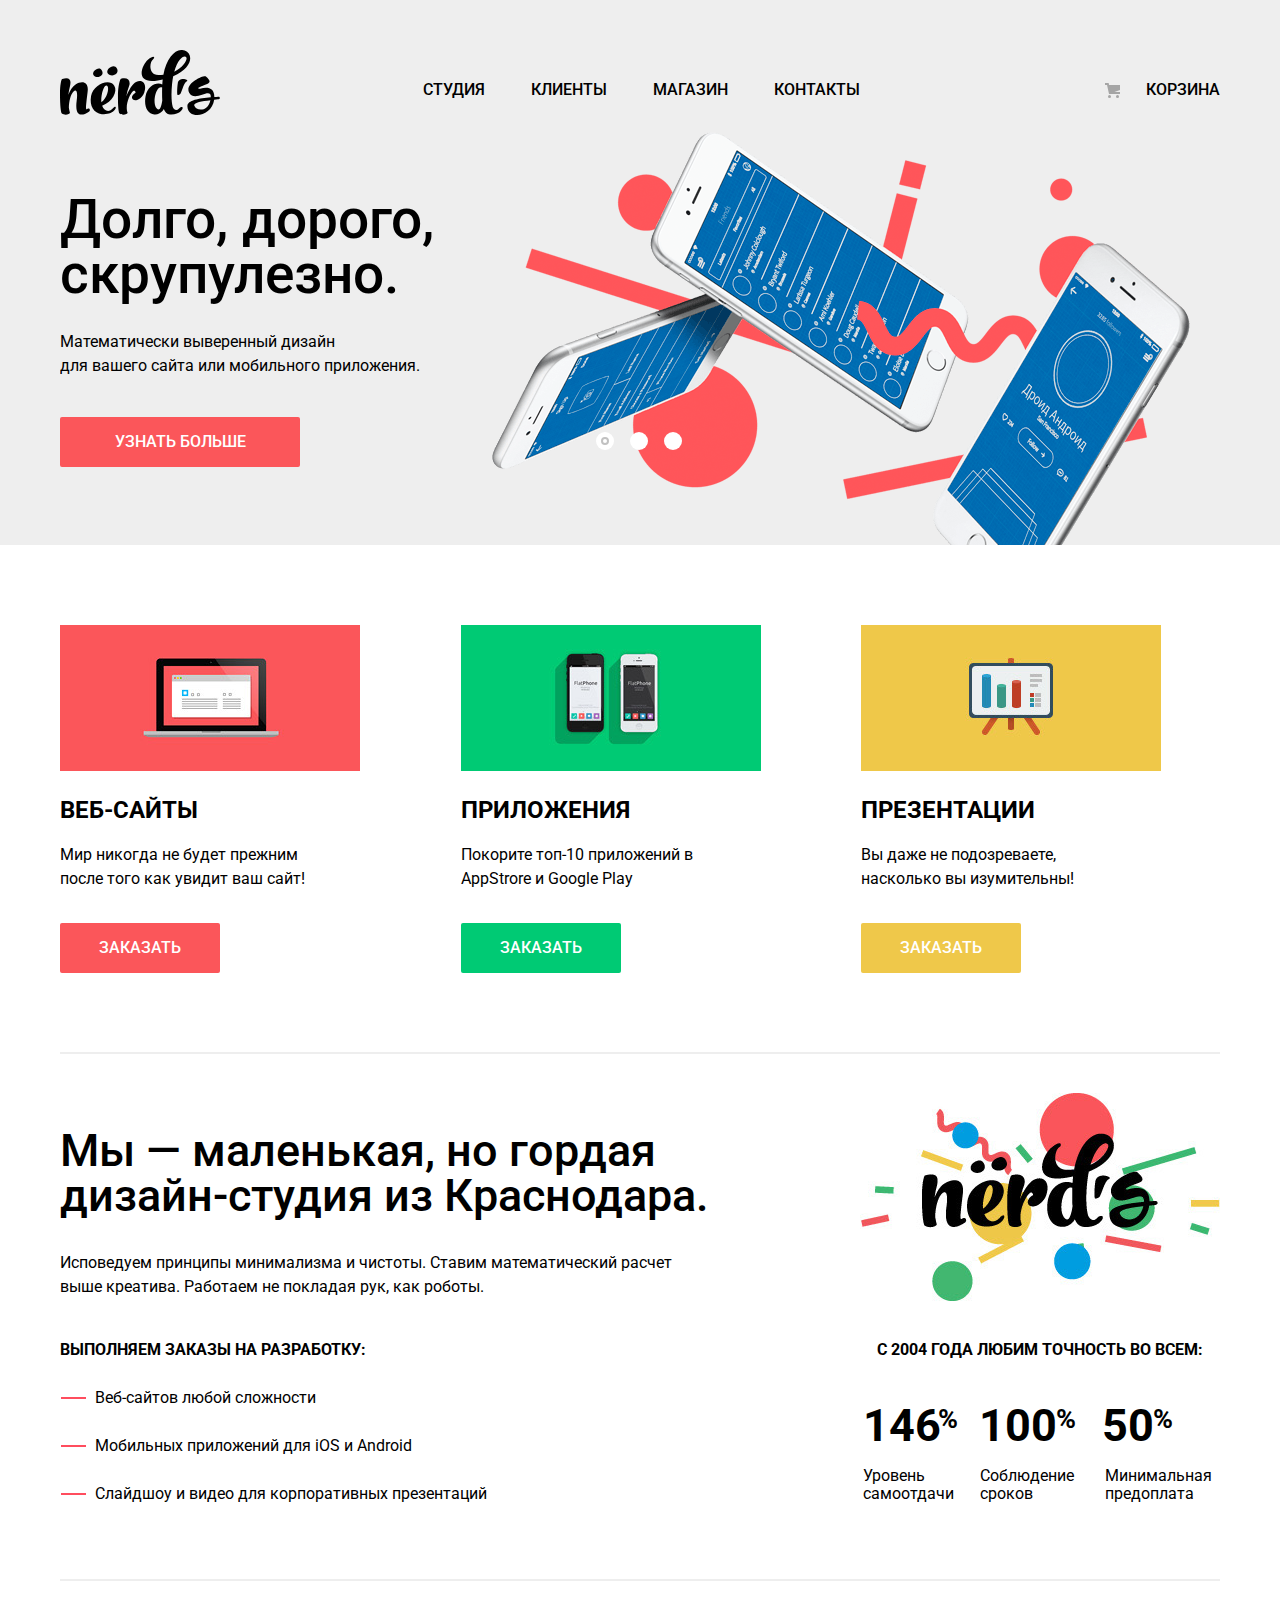
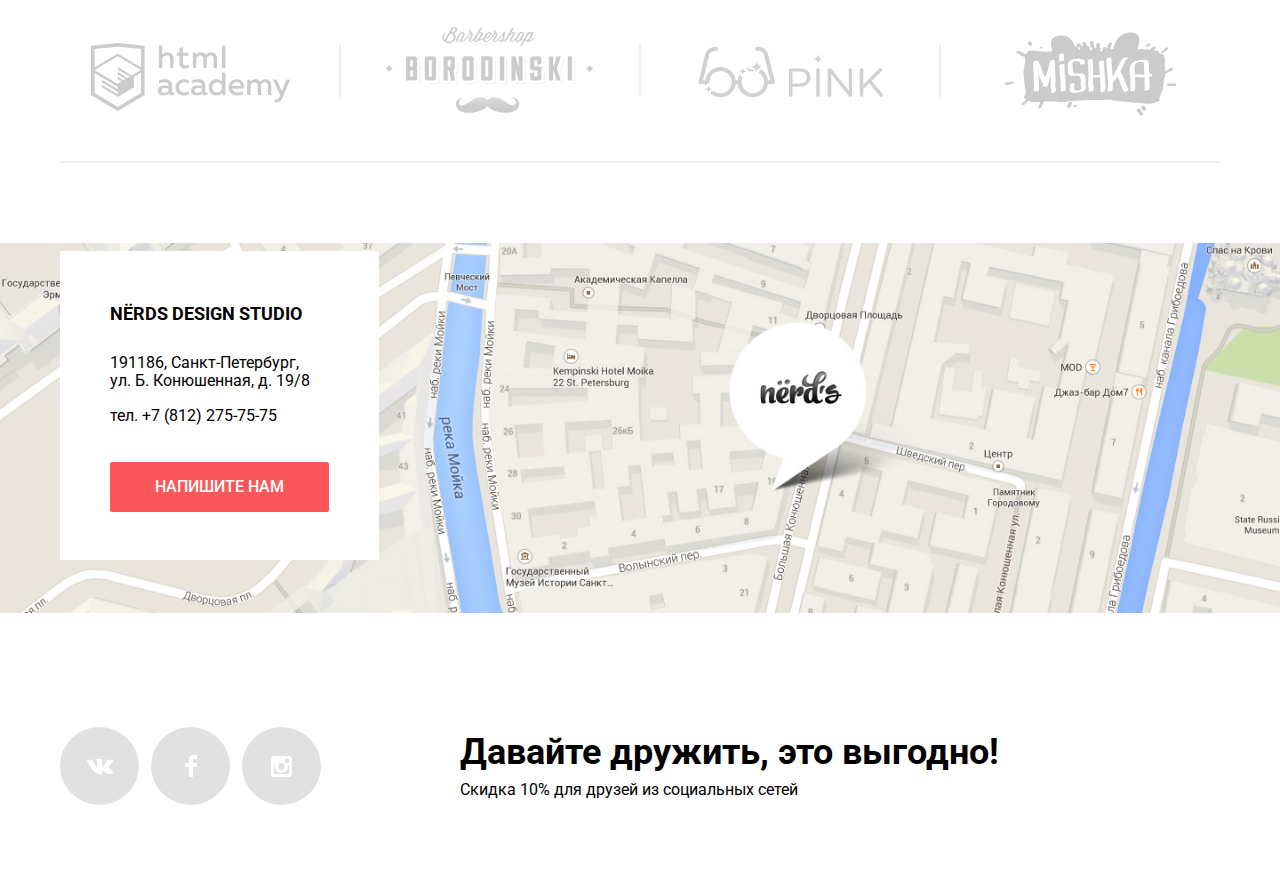
<file: index.html>
<!DOCTYPE html>
<html>
<head>
  <title>Nёrds</title>
  <meta charset="utf-8">
  <link rel="stylesheet" href="css/normalize.css">
  <link href="https://fonts.googleapis.com/css?family=Roboto:400,500,700&amp;subset=cyrillic" rel="stylesheet">
  <link rel="stylesheet" href="css/style.css">
</head>
<body>
  <header class="main-header">
    <div class="container">
      <a class="logo">
        <img src="img/logo.svg" width="160" height="65" alt="Студия Нердс" title="Студия Nёrds">
      </a>
      <nav class="main-navigation">
        <ul>
          <li><a href="#">Студия</a></li>
          <li><a href="#">Клиенты</a></li>
          <li><a href="catalog.html">Магазин</a></li>
          <li><a href="#">Контакты</a></li>
        </ul>
      </nav>
      <ul class="user-navigation">
        <li>
          <a href="#" class="user-navigation-cart">Корзина</a>
        </li>
      </ul>
    </div>
  </header>
  <main class="main">
    <h1 class="visually-hidden">Студия Nёrds</h1>
    <section class="slider">
      <input type="radio" id="btn-1" name="toggle" checked>
      <input type="radio" id="btn-2" name="toggle">
      <input type="radio" id="btn-3" name="toggle">
      <div class="container">
        <div class="slide slide1">
          <div class="slider-content">
            <p class="slide-header">Долго, дорого, скрупулезно.</p>
            <p class="slide-description">Математически выверенный дизайн<br> для вашего сайта или мобильного приложения.</p>
            <a class="slide-link button button-slider" href="#">Узнать больше</a>
          </div>
        </div>
        <div class="slide slide2">
          <div class="slider-content">
            <p class="slide-header">Любим математику как никто другой</p>
            <p class="slide-description">Никакого креатива, только математические формулы<br> для расчета идеальных пропорций.</p>
            <a class="slide-link button button-slider" href="#">Узнать больше</a>
          </div>
        </div>
        <div class="slide slide3">
          <div class="slider-content">
            <p class="slide-header">Только ночь, только хардкор</p>
            <p class="slide-description">Работать днем, как все? Мы против этого.<br> Ближе к полуночи работа только начинается</p>
            <a class="slide-link button button-slider" href="#">Узнать больше</a>
          </div>
        </div>
      </div>
     <div class="slider-controls">
        <label for="btn-1"></label>
        <label for="btn-2"></label>
        <label for="btn-3"></label>
      </div>
    </section>
    <section class="features">
      <h2 class="visually-hidden">Преимущества</h2>
      <div class="container">
        <ul class="features-list">
          <li class="feature">
            <div class="features-image">
              <img src="img/feature1.jpg" width="300" height="146" alt="Нёрдс создает веб-сайты" title="Нёрдс создает веб-сайты">
            </div>
            <h3 class="features-header">Веб-сайты</h3>
            <p class="features-description">
              Мир никогда не будет прежним после того как увидит ваш сайт!
            </p>
            <a href="#" class="features-link button button-features">Заказать</a>
          </li>
          <li class="feature">
            <div class="features-image">
              <img src="img/feature2.jpg" width="300" height="146" alt="Нёрдс создает приложения" title="Нёрдс создает приложения">
            </div>
            <h3 class="features-header">Приложения</h3>
            <p class="features-description">
              Покорите топ-10 приложений в AppStrore и Google Play
            </p>
            <a href="#" class="features-link button button-features button-features-green">Заказать</a>
          </li>
          <li class="feature">
            <div class="features-image">
              <img src="img/feature3.jpg" width="300" height="146" alt="Нёрдс создает презентации" title="Нёрдс создает презентации">
            </div>
            <h3 class="features-header">Презентации</h3>
            <p class="features-description">
              Вы даже не подозреваете, насколько вы изумительны!
            </p>
            <a href="#" class="features-link button button-features button-features-yellow">Заказать</a>
          </li>
        </ul>
      </div>
    </section>
    <section class="description">
      <h2 class="visually-hidden">О нас</h2>
      <div class="container">
        <div class="description-info">
          <p class="description-header">Мы — маленькая, но гордая дизайн-студия из Краснодара.</p>
          <p class="description-text">
            Исповедуем принципы минимализма и чистоты. Ставим математический расчет выше креатива. Работаем не покладая рук, как роботы.
          </p>
          <div class="description-features">
            <p class="description-features-header">Выполняем заказы на разработку:</p>
            <ul>
              <li>Веб-сайтов любой сложности</li>
              <li>Мобильных приложений для iOS и Android</li>
              <li>Слайдшоу и видео для корпоративных презентаций</li>
            </ul>
          </div>
        </div>
        <div class="description-stats">
          <div class="description-stats-logo">
            <img src="img/logo-content.jpg" width="360" height="208" alt="Студия Nёrds" title="Студия Nёrds">
          </div>
          <p class="description-stats-description">
            С 2004 года любим точность во всем:
          </p>
          <table class="description-stats-data">
            <tr>
              <th class="description-stats-table-header">146<sup>%</sup></th>
              <th class="description-stats-table-header">100<sup>%</sup></th>
              <th class="description-stats-table-header">50<sup>%</sup></th>
            </tr>
            <tr>
              <td class="description-stats-table-cell">Уровень самоотдачи</td>
              <td class="description-stats-table-cell">Соблюдение сроков</td>
              <td class="description-stats-table-cell">Минимальная предоплата</td>
            </tr>
          </table>
        </div>
      </div>
    </section>
    <section class="projects">
      <h2 class="visually-hidden">Проекты</h2>
      <div class="container">
        <ul class="projects-list">
          <li class="projects-item">
            <a href="https://htmlacademy.ru/intensive/htmlcss">
              <img src="img/project1.png" width="199" height="68" alt="HtmlAcademy" title="HtmlAcademy">
            </a>
          </li>
          <li class="projects-item">
            <a href="#">
              <img src="img/project2.png" width="209" height="90" alt="Borodinski" title="Borodinski">
            </a>
          </li>
          <li class="projects-item">
            <a href="#">
              <img src="img/project3.png" width="185" height="52" alt="Pink" title="Pink">
            </a>
          </li>
          <li class="projects-item">
            <a href="#">
              <img src="img/project4.png" width="173" height="84" alt="Mishka" title="Mishka">
            </a>
          </li>
        </ul>
      </div>
    </section>
  </main>
  <footer>
    <section class="footer-map">
      <div class="footer-map-container" id="map"></div>
      <h2 class="visually-hidden">Контакты</h2>
      <img src="img/map.jpg" width="1440" height="416" alt="Адрес студии Nёrds" title="Адрес студии Nёrds">
      <div class="container">
        <div class="map-info">
          <p class="map-info-header">Nёrds Design Studio</p>
          <p class="map-info-address">191186, Санкт-Петербург, <br> ул. Б. Конюшенная, д. 19/8</p>
          <p class="map-info-tel">тел. +7 (812) 275-75-75</p>
          <a href="#" class="button button-feedback">Напишите нам</a>
        </div>
      </div>
    </section>
    <section class="footer-bottom">
      <h2 class="visually-hidden">Социальные сети</h2>
      <div class="container">
        <div class="socials">
          <a href="#" class="social-link social-link-vk">
            <span class="visually-hidden">vk</span>
            <svg version="1.1" xmlns="http://www.w3.org/2000/svg" xmlns:xlink="http://www.w3.org/1999/xlink" x="0px" y="0px" width="26px" height="15px" viewBox="0 0 26 15" enable-background="new 0 0 26 15" xml:space="preserve">
              <path fill="#FFFFFF" d="M16.138,11.51c0.956-0.309,2.18,2.04,3.483,2.939c0.978,0.681,1.727,0.534,1.727,0.534l3.473-0.05
                c0,0,1.815-0.112,0.957-1.554c-0.071-0.12-0.503-1.069-2.585-3.022c-2.177-2.043-1.882-1.712,0.739-5.244
                c1.597-2.153,2.236-3.468,2.036-4.028c-0.192-0.539-1.365-0.399-1.365-0.399L20.69,0.713c-0.381,0.001-0.704,0.119-0.851,0.515
                c-0.003,0.004-0.621,1.666-1.445,3.079c-1.741,2.989-2.436,3.148-2.724,2.961c-0.661-0.433-0.494-1.737-0.494-2.664
                c0-2.897,0.432-4.105-0.846-4.417c-0.427-0.104-0.739-0.172-1.828-0.182c-1.392-0.021-2.574,0-3.244,0.329
                c-0.445,0.223-0.786,0.712-0.579,0.74c0.26,0.035,0.843,0.16,1.155,0.586c0.401,0.552,0.389,1.789,0.389,1.789
                s0.229,3.411-0.54,3.834c-0.528,0.29-1.25-0.302-2.803-3.016C6.087,2.879,5.488,1.345,5.488,1.345S5.372,1.06,5.162,0.904
                C4.912,0.719,4.562,0.66,4.562,0.66L0.848,0.684c0,0-0.558,0.016-0.763,0.262C-0.097,1.164,0.07,1.614,0.07,1.614
                s2.909,6.881,6.203,10.347c3.02,3.182,6.452,2.971,6.452,2.971h1.555c0,0,0.469-0.054,0.709-0.312
                c0.224-0.24,0.214-0.691,0.214-0.691S15.172,11.82,16.138,11.51z"/>
            </svg>
          </a>
          <a href="#" class="social-link">
            <span class="visually-hidden">fb</span>
            <svg version="1.1" xmlns="http://www.w3.org/2000/svg" xmlns:xlink="http://www.w3.org/1999/xlink" x="0px" y="0px"
            width="12px" height="22px" viewBox="0 0 12 22" enable-background="new 0 0 12 22" xml:space="preserve">
              <path fill="#FFFFFF" d="M12,4V0H8C5.791,0,4,1.791,4,4v4H0v4h4v10h4V12h4V8H8V4H12z"/>
            </svg>
          </a>
          <a href="#" class="social-link">
            <span class="visually-hidden">instagram</span>
            <svg version="1.1" xmlns="http://www.w3.org/2000/svg" xmlns:xlink="http://www.w3.org/1999/xlink" x="0px" y="0px" width="21px" height="21px" viewBox="0 0 21 21" enable-background="new 0 0 21 21" xml:space="preserve">
              <path fill="#FFFFFF" d="M18,0H3C1.35,0,0,1.35,0,3v15c0,1.65,1.35,3,3,3h15c1.65,0,3-1.35,3-3V3C21,1.35,19.65,0,18,0z M10.5,7
              c1.93,0,3.5,1.57,3.5,3.5S12.43,14,10.5,14S7,12.43,7,10.5S8.57,7,10.5,7z M18,18H3V9h1.181C4.067,9.482,4,9.983,4,10.5
              c0,3.59,2.91,6.5,6.5,6.5s6.5-2.91,6.5-6.5c0-0.517-0.066-1.018-0.181-1.5H18V18z M18,7h-4V3h4V7z"/>
            </svg>
          </a>
        </div>
        <div class="footer-description">
          <p class="footer-description-header">Давайте дружить, это выгодно!</p>
          <p>Скидка 10% для друзей из социальных сетей</p>
        </div>
      </div>
    </section>
  </footer>
  <section class="modal modal-writeus">
    <button class="modal-close" type="button">Закрыть</button>
    <h2>Напишите нам</h2>
    <form action="#">
      <div class="fields-wrapper">
        <p>
          <label for="name">Ваше имя:</label>
          <input id="name" name="name" type="text" placeholder="Представтесь, пожалуйста">
        </p>
        <p>
          <label for="email">Ваш e-mail:</label>
          <input id="email" name="email" type="text" placeholder="Для отправки ответа">
        </p>
      </div>
      <p class="comment-field">
        <label for="comment">Текст письма:</label>
        <textarea name="comment" id="comment" placeholder="В свободной форме"></textarea>
      </p>
      <button type="submit" class="button button-submit-writeus">Отправить</button>
    </form>
  </section>
  <script src="http://api-maps.yandex.ru/2.1/?lang=ru_RU" type="text/javascript"></script>
  <script src="js/script.js"></script>
</body>
</html>
</file>
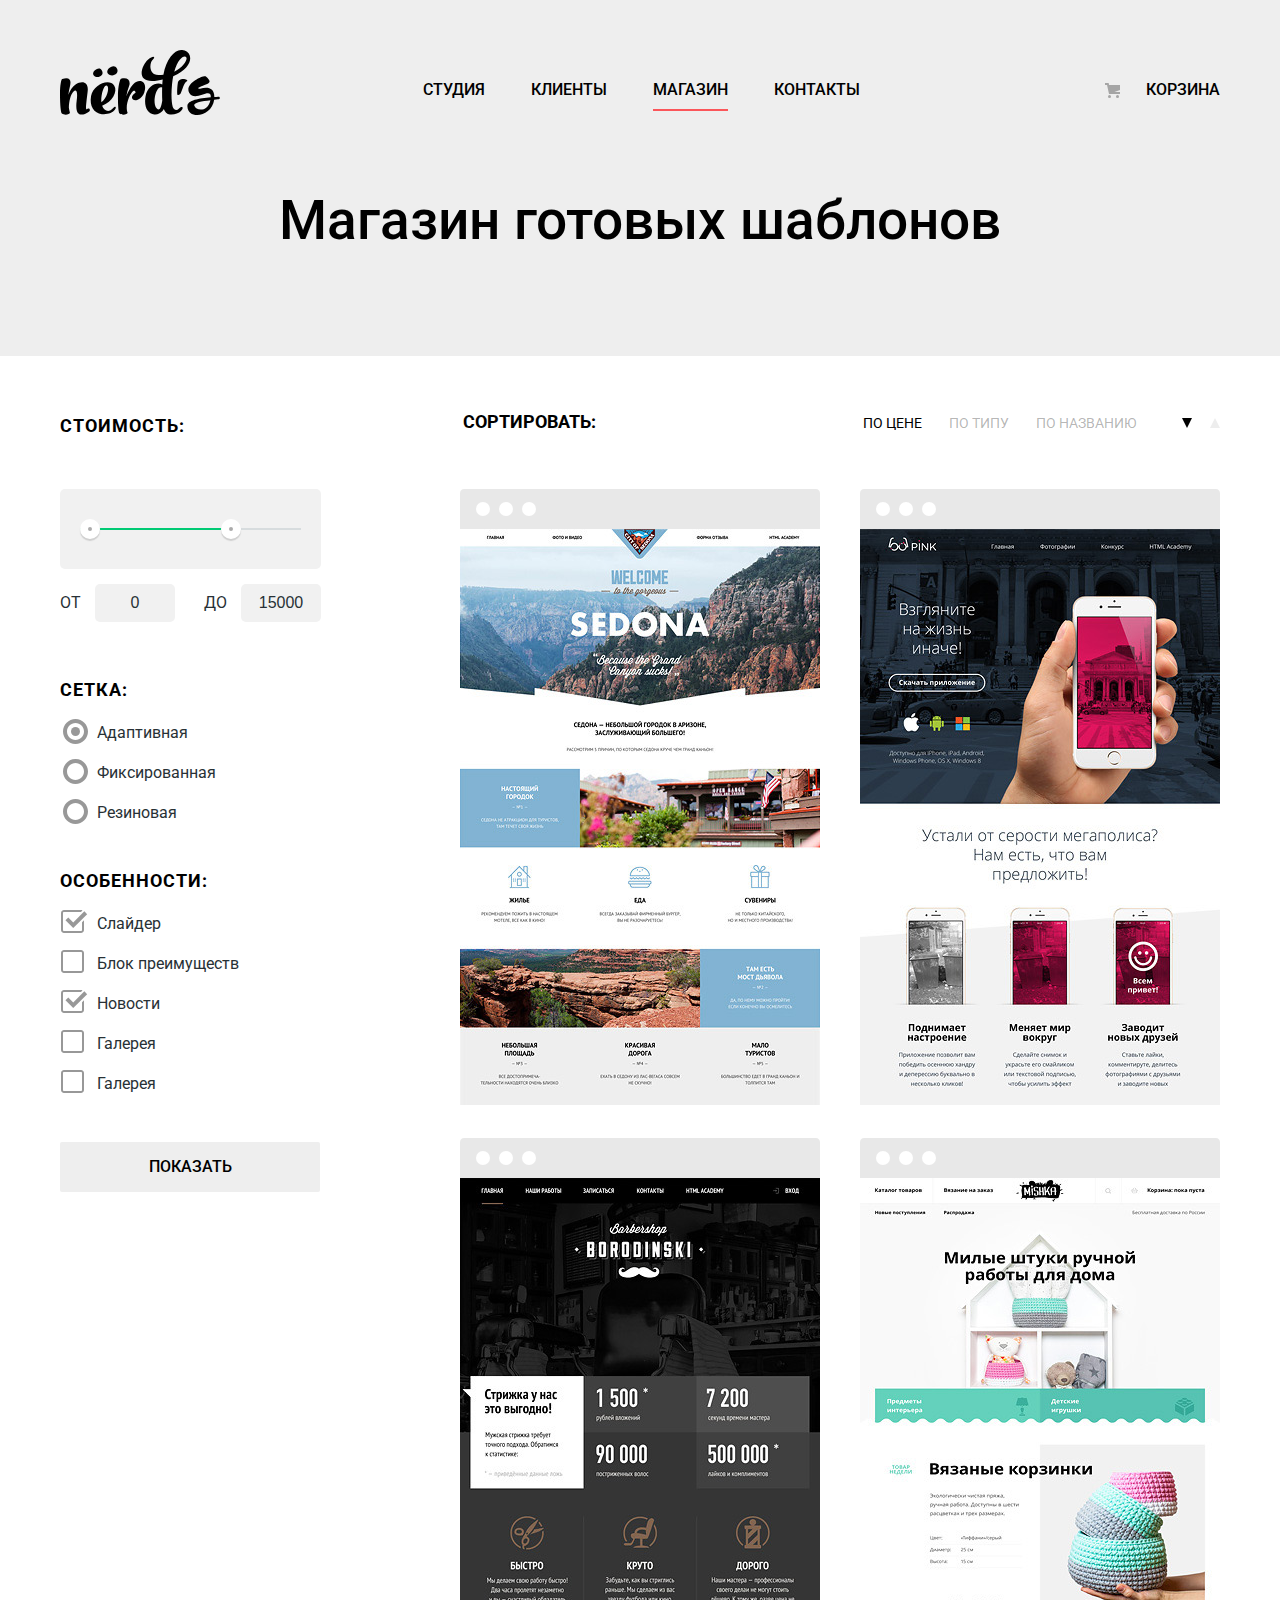
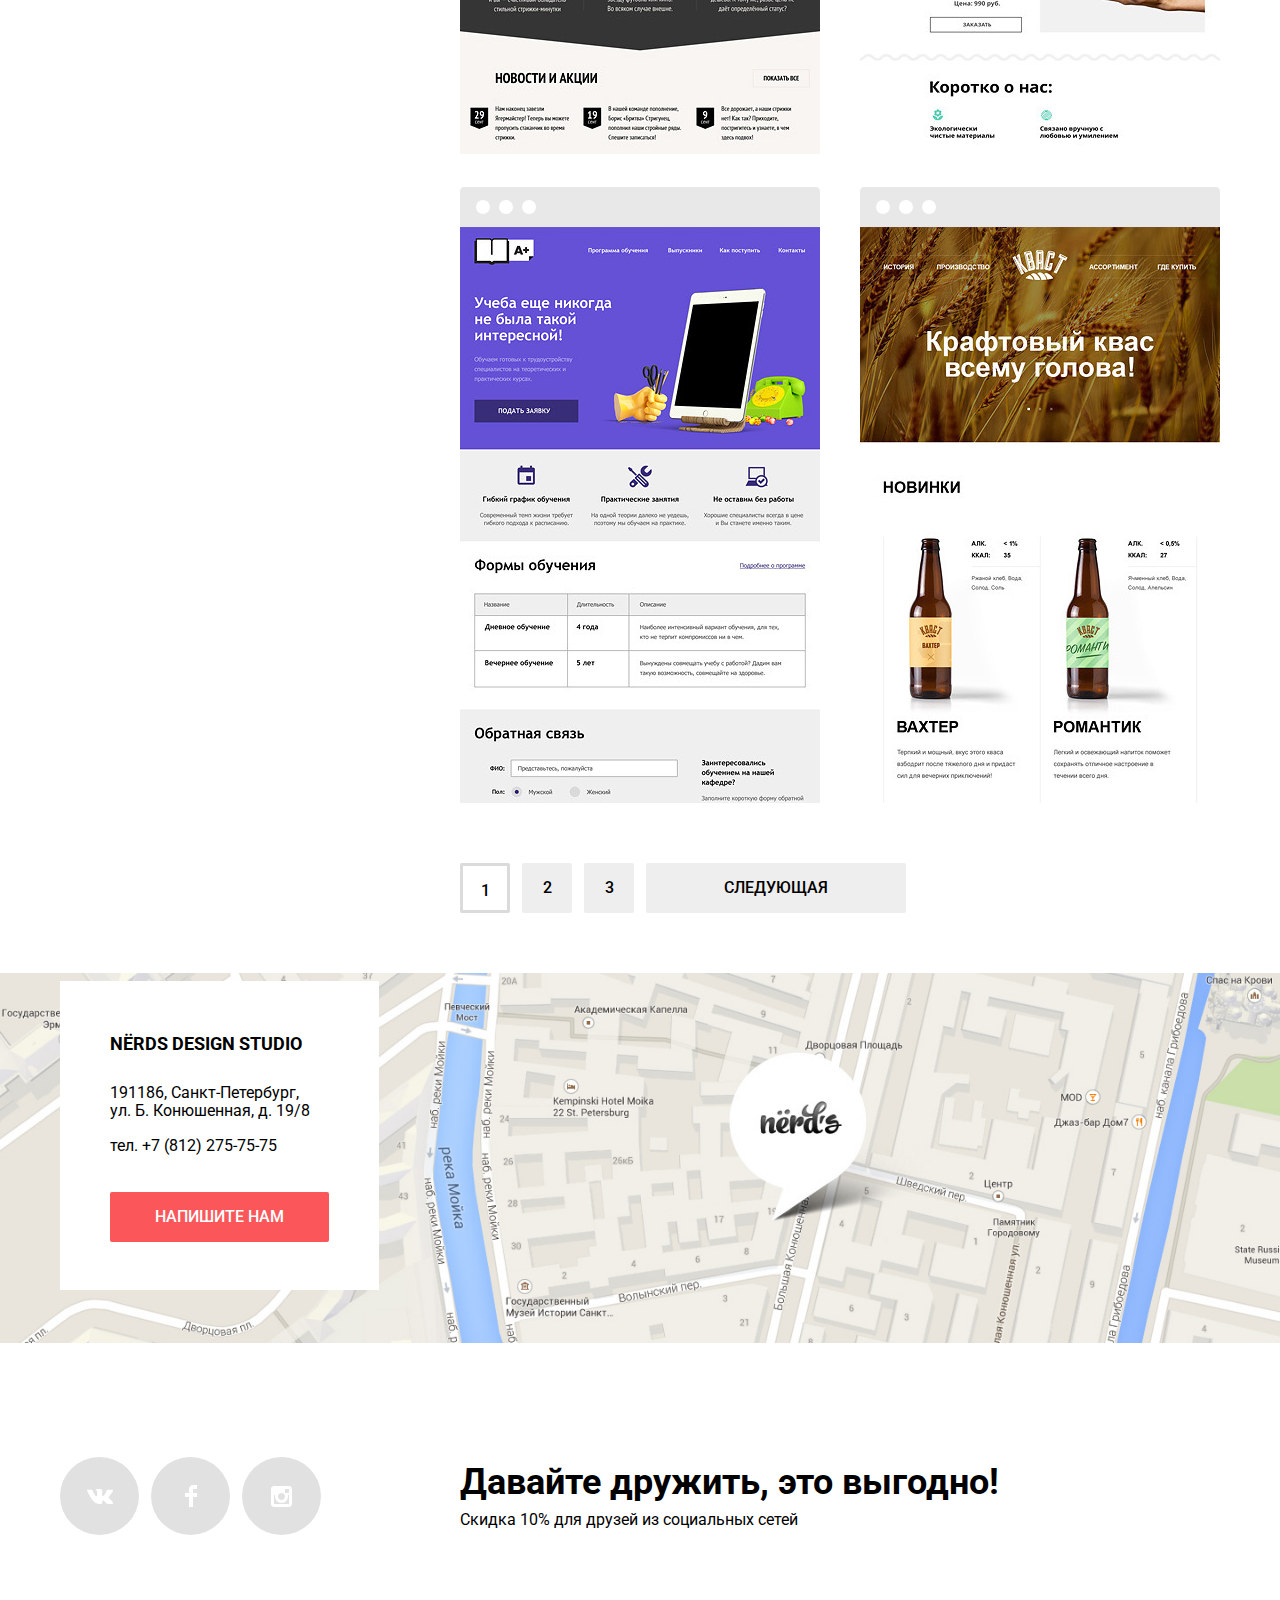
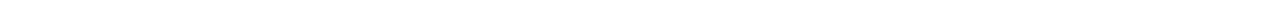
<file: catalog.html>
<!DOCTYPE html>
<html>
<head>
  <title>Nёrds - Каталог</title>
  <meta charset="utf-8">
  <link rel="stylesheet" href="css/normalize.css">
  <link href="https://fonts.googleapis.com/css?family=Roboto:400,500,700&amp;subset=cyrillic" rel="stylesheet">
  <link rel="stylesheet" href="css/style.css">
</head>
<body>
  <header class="main-header">
    <div class="container">
      <a href="index.html" class="logo">
        <img src="img/logo.svg" width="160" height="65" alt="Студия Нердс" title="Студия Nёrds">
      </a>
      <nav class="main-navigation">
        <ul>
          <li><a href="#">Студия</a></li>
          <li><a href="#">Клиенты</a></li>
          <li class="main-navigation-active"><a href="#">Магазин</a></li>
          <li><a href="#">Контакты</a></li>
        </ul>
      </nav>
      <ul class="user-navigation">
        <li>
          <a href="#" class="user-navigation-cart">Корзина</a>
        </li>
      </ul>
    </div>
  </header>
  <main class="main main-catalog">
    <section class="page-title">
      <h1>Магазин готовых шаблонов</h1>
    </section>
    <div class="catalog-wrapper">
      <div class="container">
        <section class="filter">
          <h2 class="visually-hidden">Фильтр каталога</h2>
          <form>
            <fieldset class="filter-price">
              <legend>Стоимость:</legend>
              <div class="range-filter">
                <div class="range-controls">
                  <div class="scale">
                    <div class="bar"></div>
                  </div>
                  <div class="toggle toggle-min"></div>
                  <div class="toggle toggle-max"></div>
                </div>
                <div class="price-controls">
                  <label class="min-price">от <input name="min-price" type="text" value="0"></label>
                  <label class="max-price">до <input name="max-price" type="text" value="15000"></label>
                </div>
              </div>
            </fieldset>
            <fieldset class="filter-grid">
              <legend>Сетка:</legend>
              <p>
                <input class="visually-hidden" id="adaptive-grid" type="radio" name="grid" value="adaptive" checked>
                <label for="adaptive-grid">Адаптивная</label>
              </p>
              <p>
                <input class="visually-hidden" id="fixed-grid" type="radio" name="grid" value="fixed">
                <label for="fixed-grid">Фиксированная</label>
              </p>
              <p>
                <input class="visually-hidden" id="elastic-grid" type="radio" name="grid" value="elastic">
                <label for="elastic-grid">Резиновая</label>
              </p>
            </fieldset>
            <fieldset class="filter-features">
              <legend>Особенности:</legend>
              <p>
                <input class="visually-hidden" id="features-slider" type="checkbox" name="features[]" value="slider" checked>
                <label for="features-slider">Слайдер</label>
              </p>
              <p>
                <input class="visually-hidden" id="features-features" type="checkbox" name="features[]" value="features">
                <label for="features-features">Блок преимуществ</label>
              </p>
              <p>
                <input class="visually-hidden" id="features-news" type="checkbox" name="features[]" value="news" checked>
                <label for="features-news">Новости</label>
              </p>
              <p>
                <input class="visually-hidden" id="features-gallery" type="checkbox" name="features[]" value="gallery">
                <label for="features-gallery">Галерея</label>
              </p>
              <p>
                <input class="visually-hidden" id="features-cart" type="checkbox" name="features[]" value="cart">
                <label for="features-cart">Галерея</label>
              </p>
            </fieldset>
            <button type="submit" class="button button-submit">Показать</button>
          </form>
        </section>
        <div class="products">
          <h2 class="visually-hidden">Сортировка</h2>
          <section class="sort">
            <p class="sort-title">Сортировать:</p>
            <ul class="sort-type">
              <li class="sort-type-active">
                <a href="#">По цене</a>
              </li>
              <li>
                <a href="#">По типу</a>
              </li>
              <li>
                <a href="#">По названию</a>
              </li>
            </ul>
            <div class="sort-direction">
              <a href="#" class="sort-direction-link sort-direction-link-active sort-direction-link-asc"><span class="visually-hidden">По возрастанию</span></a>
              <a href="#" class="sort-direction-link sort-direction-link-desc"><span class="visually-hidden">По убыванию</span></a>
            </div>
          </section>
          <h2 class="visually-hidden">Каталог товаров</h2>
          <section class="catalog">
            <ul class="catalog-list">
              <li class="catalog-item">
                <img src="img/product1.jpg" width="360" height="576" alt="Sedona" title="Sedona">
                <div class="catalog-item-info">
                  <h3><a href="#" class="catalog-item-link">Sedona</a></h3>
                  <p class="catalog-item-description">Информационный сайт<br> для туристов</p>
                  <a href="#" class="button button-catalog">9 900 руб.</a>
                </div>
              </li>
              <li class="catalog-item">
                <img src="img/product2.jpg" width="360" height="576" alt="Pink App" title="Pink App">
                <div class="catalog-item-info">
                  <h3><a href="#" class="catalog-item-link">Pink App</a></h3>
                  <p class="catalog-item-description">Продуктовый лендинг приложения для iOS и Android</p>
                  <a href="#" class="button button-catalog">9 900 руб.</a>
                </div>
              </li>
              <li class="catalog-item">
                <img src="img/product3.jpg" width="360" height="576" alt="Barbershop" title="Barbershop">
                <div class="catalog-item-info">
                  <h3><a href="#" class="catalog-item-link">Barbershop</a></h3>
                  <p class="catalog-item-description">Сайт салоны красоты. Для мужчин, да.</p>
                  <a href="#" class="button button-catalog">9 900 руб.</a>
                </div>
              </li>
              <li class="catalog-item">
                <img src="img/product4.jpg" width="360" height="576" alt="Mishka" title="Mishka">
                <div class="catalog-item-info">
                  <h3><a href="#" class="catalog-item-link">Mishka</a></h3>
                  <p class="catalog-item-description">Интернет-магазин вязаных игрушек</p>
                  <a href="#" class="button button-catalog">9 900 руб.</a>
                </div>
              </li>
              <li class="catalog-item">
                <img src="img/product5.jpg" width="360" height="576" alt="A plus" title="A plus">
                <div class="catalog-item-info">
                  <h3><a href="#" class="catalog-item-link">A plus</a></h3>
                  <p class="catalog-item-description">Лендинг курсов повышения квалификации</p>
                  <a href="#" class="button button-catalog">9 900 руб.</a>
                </div>
              </li>
              <li class="catalog-item">
                <img src="img/product6.jpg" width="360" height="576" alt="Кваст" title="Кваст">
                <div class="catalog-item-info">
                  <h3><a href="#" class="catalog-item-link">Кваст</a></h3>
                  <p class="catalog-item-description">Промо-сайт производителя крафтового кваса</p>
                  <a href="#" class="button button-catalog">9 900 руб.</a>
                </div>
              </li>
            </ul>
            <ul class="pagination-list">
              <li class="pagination-item pagination-item-active">1</li>
              <li class="pagination-item">
                <a href="#">2</a>
              </li>
              <li class="pagination-item">
                <a href="#">3</a>
              </li>
              <li class="pagination-item-direction">
                <a href="#">Следующая</a>
              </li>
            </ul>
          </section>
        </div>
      </div>
    </div>
  </main>
  <footer>
    <section class="footer-map">
      <div class="footer-map-container" id="map"></div>
      <h2 class="visually-hidden">Контакты</h2>
      <img src="img/map.jpg" width="1440" height="416" alt="Адрес студии Nёrds" title="Адрес студии Nёrds">
      <div class="container">
        <div class="map-info">
          <p class="map-info-header">Nёrds Design Studio</p>
          <p class="map-info-address">191186, Санкт-Петербург, <br> ул. Б. Конюшенная, д. 19/8</p>
          <p class="map-info-tel">тел. +7 (812) 275-75-75</p>
          <a href="#" class="button button-feedback">Напишите нам</a>
        </div>
      </div>
    </section>
    <section class="footer-bottom">
      <h2 class="visually-hidden">Социальные сети</h2>
      <div class="container">
        <div class="socials">
          <a href="#" class="social-link social-link-vk">
            <span class="visually-hidden">vk</span>
            <svg version="1.1" xmlns="http://www.w3.org/2000/svg" xmlns:xlink="http://www.w3.org/1999/xlink" x="0px" y="0px" width="26px" height="15px" viewBox="0 0 26 15" enable-background="new 0 0 26 15" xml:space="preserve">
              <path fill="#FFFFFF" d="M16.138,11.51c0.956-0.309,2.18,2.04,3.483,2.939c0.978,0.681,1.727,0.534,1.727,0.534l3.473-0.05
                c0,0,1.815-0.112,0.957-1.554c-0.071-0.12-0.503-1.069-2.585-3.022c-2.177-2.043-1.882-1.712,0.739-5.244
                c1.597-2.153,2.236-3.468,2.036-4.028c-0.192-0.539-1.365-0.399-1.365-0.399L20.69,0.713c-0.381,0.001-0.704,0.119-0.851,0.515
                c-0.003,0.004-0.621,1.666-1.445,3.079c-1.741,2.989-2.436,3.148-2.724,2.961c-0.661-0.433-0.494-1.737-0.494-2.664
                c0-2.897,0.432-4.105-0.846-4.417c-0.427-0.104-0.739-0.172-1.828-0.182c-1.392-0.021-2.574,0-3.244,0.329
                c-0.445,0.223-0.786,0.712-0.579,0.74c0.26,0.035,0.843,0.16,1.155,0.586c0.401,0.552,0.389,1.789,0.389,1.789
                s0.229,3.411-0.54,3.834c-0.528,0.29-1.25-0.302-2.803-3.016C6.087,2.879,5.488,1.345,5.488,1.345S5.372,1.06,5.162,0.904
                C4.912,0.719,4.562,0.66,4.562,0.66L0.848,0.684c0,0-0.558,0.016-0.763,0.262C-0.097,1.164,0.07,1.614,0.07,1.614
                s2.909,6.881,6.203,10.347c3.02,3.182,6.452,2.971,6.452,2.971h1.555c0,0,0.469-0.054,0.709-0.312
                c0.224-0.24,0.214-0.691,0.214-0.691S15.172,11.82,16.138,11.51z"/>
            </svg>
          </a>
          <a href="#" class="social-link">
            <span class="visually-hidden">fb</span>
            <svg version="1.1" xmlns="http://www.w3.org/2000/svg" xmlns:xlink="http://www.w3.org/1999/xlink" x="0px" y="0px"
            width="12px" height="22px" viewBox="0 0 12 22" enable-background="new 0 0 12 22" xml:space="preserve">
              <path fill="#FFFFFF" d="M12,4V0H8C5.791,0,4,1.791,4,4v4H0v4h4v10h4V12h4V8H8V4H12z"/>
            </svg>
          </a>
          <a href="#" class="social-link">
            <span class="visually-hidden">instagram</span>
            <svg version="1.1" xmlns="http://www.w3.org/2000/svg" xmlns:xlink="http://www.w3.org/1999/xlink" x="0px" y="0px" width="21px" height="21px" viewBox="0 0 21 21" enable-background="new 0 0 21 21" xml:space="preserve">
              <path fill="#FFFFFF" d="M18,0H3C1.35,0,0,1.35,0,3v15c0,1.65,1.35,3,3,3h15c1.65,0,3-1.35,3-3V3C21,1.35,19.65,0,18,0z M10.5,7
              c1.93,0,3.5,1.57,3.5,3.5S12.43,14,10.5,14S7,12.43,7,10.5S8.57,7,10.5,7z M18,18H3V9h1.181C4.067,9.482,4,9.983,4,10.5
              c0,3.59,2.91,6.5,6.5,6.5s6.5-2.91,6.5-6.5c0-0.517-0.066-1.018-0.181-1.5H18V18z M18,7h-4V3h4V7z"/>
            </svg>
          </a>
        </div>
        <div class="footer-description">
          <p class="footer-description-header">Давайте дружить, это выгодно!</p>
          <p>Скидка 10% для друзей из социальных сетей</p>
        </div>
      </div>
    </section>
  </footer>
  <section class="modal modal-writeus">
    <button class="modal-close" type="button">Закрыть</button>
    <h2>Напишите нам</h2>
    <form action="#">
      <div class="fields-wrapper">
        <p>
          <label for="name">Ваше имя:</label>
          <input id="name" name="name" type="text" placeholder="Представтесь, пожалуйста">
        </p>
        <p>
          <label for="email">Ваш e-mail:</label>
          <input id="email" name="email" type="text" placeholder="Для отправки ответа">
        </p>
      </div>
      <p class="comment-field">
        <label for="comment">Текст письма:</label>
        <textarea name="comment" id="comment" placeholder="В свободной форме"></textarea>
      </p>
      <button type="submit" class="button button-submit-writeus">Отправить</button>
    </form>
  </section>
  <script src="http://api-maps.yandex.ru/2.1/?lang=ru_RU" type="text/javascript"></script>
  <script src="js/script.js"></script>
</body>
</html>
</file>
<file: css/style.css>
body {
  font-family: 'Roboto', 'Arial', sans-serif;
  font-size: 16px;
  line-height: 24px;
  font-weight: 400;
}

img {
  max-width: 100%;
  height: auto;
}

.visually-hidden:not(:focus):not(:active),
input[type="checkbox"].visually-hidden,
input[type="radio"].visually-hidden {
  position: absolute;
  width: 1px;
  height: 1px;
  margin: -1px;
  border: 0;
  padding: 0;
  white-space: nowrap;
  -webkit-clip-path: inset(100%);
          clip-path: inset(100%);
  clip: rect(0 0 0 0);
  overflow: hidden;
}

.button {
  background-color: #fb565a;
  display: block;
  text-decoration: none;
  color: #FFF;
  text-transform: uppercase;
  text-align: center;
  padding-top: 13px;
  padding-bottom: 13px;
  border-radius: 2px;
  font-weight: 500;
}

.button:hover {
  background-color: #e74246;
}

.button:focus {
  background-color: #d7373b;
  color: rgba(255, 255, 255, .3);
  -webkit-box-shadow: inset 0 3px 0 0 rgba(0, 1, 1, .1);
          box-shadow: inset 0 3px 0 0 rgba(0, 1, 1, .1);
}

.button-features-green {
  background-color: #00ca74;
}

.button-features-green:hover {
  background-color: #00bc6c;
}

.button-features-green:focus {
  background-color: #00aa62;
}

.button-features-yellow {
  background-color: #efc84a;
}

.button-features-yellow:hover {
  background-color: #eab534;
}

.button-features-yellow:focus {
  background-color: #e5a722;
}

.button-submit {
  font: inherit;
  font-weight: 500;
  border: 0;
  color: #000;
  background-color: #eee;
  width: 260px;
}

.button-submit-writeus {
  font: inherit;
  font-weight: 500;
  border: 0;
  width: 260px;
}

.button-submit:hover {
  background-color: #dfdfdf;
}

.button-submit:focus {
  background-color: #d5d5d5;
  outline: 0;
}

.button-slider {
  width: 240px;
}

.button-features {
  width: 160px;
}

.button-catalog {
  width: 200px;
}

.button-feedback {
  width: 219px;
}

.main {
  margin-bottom: 80px;
}

.main-catalog {
  margin-bottom: 60px;
}

.container {
  width: 1160px;
  margin: 0 auto;
}

.main-header {
  background-color: #eeeeee;
  padding-top: 50px;
}

.main-header .container {
  display: -webkit-box;
  display: -ms-flexbox;
  display: flex;
  -webkit-box-align: center;
      -ms-flex-align: center;
          align-items: center;
}

.logo {
  margin-right: 203px;
}

.main-navigation {
  max-width: 500px;
}

.main-navigation ul,
.user-navigation {
  margin: 0;
  padding: 0;
  list-style-type: none;
  display: -webkit-box;
  display: -ms-flexbox;
  display: flex;
  -ms-flex-wrap: wrap;
      flex-wrap: wrap;
  margin-top: 7px;
}

.user-navigation {
  margin-left: auto;
  max-width: 200px;
}

.main-navigation a,
.user-navigation a {
  text-transform: uppercase;
  text-decoration: none;
  color: #000;
  font-weight: 500;
}

.main-navigation a:hover,
.user-navigation a:hover {
  color: #fb565a;
}

.main-navigation a:focus,
.user-navigation a:focus {
  color: rgba(0, 0, 0, .3);
}

.main-navigation-active a,
.user-navigation-active a {
  color: #000;
  padding-bottom: 10px;
  border-bottom: 2px solid #fb565a;
}

.main-navigation li {
  margin-right: 46px;
}

.user-navigation-cart {
  position: relative;
  padding-left: 41px;
}

.user-navigation-cart::before {
  content: "";
  display: block;
  position: absolute;
  top: 3px;
  width: 15px;
  height: 15px;
  background: url('../img/cart.svg') center center no-repeat;
  opacity: .3;
}

.slider {
  background-color: #eeeeee;
  position: relative;
  height: 423px;
  margin-bottom: 80px;
}

.slider input {
  display: none;
}

.slider .container {
  position: relative;
  height: 100%;
}

.slide1 .slider-content {
  width: 380px;
}

.slide2 .slider-content {
  width: 515px;
}

.slide3 .slider-content {
  width: 408px;
}

.slide {
  display: none;
  position: absolute;
  top: 0;
  left: 0;
  width: 100%;
  height: 100%;
  overflow: hidden;
}

.slide:nth-child(1) {
  background-image: url('../img/slide1.png');
  background-repeat: no-repeat;
  background-position: 432px 10px;
}

.slide:nth-child(2) {
  background-image: url('../img/slide2.png');
  background-repeat: no-repeat;
  background-position: 100% 0px;
}

.slide:nth-child(3) {
  background-image: url('../img/slide3.png');
  background-repeat: no-repeat;
  background-position: 403px 12px;
}

.slide-header {
  font-weight: 500;
  line-height: 55px;
  font-size: 55px;
  margin: 0;
  margin-bottom: 28px;
  margin-top: 70px;
}

.slide-description {
  margin: 0;
  margin-bottom: 39px;
}

.slider-controls {
    position: absolute;
    bottom: 95px;
    left: 50%;
    width: 198px;
    height: 18px;
    margin-left: -100px;
    text-align: center;
    z-index: 10;
}

.slider-controls label {
    display: inline-block;
    width: 18px;
    height: 18px;
    margin: 0 6px;
    background: white;
    vertical-align: top;
    border-radius: 50%;
    cursor: pointer;
    position: relative;
}

#btn-1:checked ~ .container .slide1,
#btn-2:checked ~ .container .slide2,
#btn-3:checked ~ .container .slide3 {
  display: block;
}

#btn-1:checked ~ .slider-controls label:nth-child(1)::before,
#btn-2:checked ~ .slider-controls label:nth-child(2)::before,
#btn-3:checked ~ .slider-controls label:nth-child(3)::before {
    content: "";
    position: absolute;
    display: block;
    width: 4px;
    height: 4px;
    border: 2px solid #c1c1c1;
    border-radius: 50%;
    top: 50%;
    left: 50%;
    margin-top: -4px;
    margin-left: -4px;
}

.features .container {
  border-bottom: 2px solid #eee;
  padding-bottom: 79px;
}

.features-list {
  margin: 0;
  padding: 0;
  list-style-type: none;
  display: -webkit-box;
  display: -ms-flexbox;
  display: flex;
  -webkit-box-pack: justify;
      -ms-flex-pack: justify;
          justify-content: space-between;
}

.feature {
  width: 300px;
  margin-right: 59px;
}

.features-image {
  line-height: 0;
}

.features-header {
  font-weight: 700;
  line-height: 30px;
  text-transform: uppercase;
  font-size: 24px;
  margin-bottom: 18px;
}

.features-description {
  width: 260px;
  margin-bottom: 32px;
}

.description .container {
  display: -webkit-box;
  display: -ms-flexbox;
  display: flex;
  -webkit-box-pack: justify;
      -ms-flex-pack: justify;
          justify-content: space-between;
  border-bottom: 2px solid #eee;
  padding-bottom: 49px;
}

.description-info {
  width: 650px;
  padding-top: 74px;
}

.description-header {
  font-size: 45px;
  font-weight: 500;
  line-height: 45px;
  margin: 0;
  margin-bottom: 33px;
}

.description-text {
  margin-bottom: 39px;
}

.description-features-header {
  font-size: 16px;
  font-weight: 700;
  text-transform: uppercase;
  margin-bottom: 24px;
}

.description-features ul {
  margin: 0;
  padding: 0;
  list-style-type: none;
}

.description-features li {
  padding-left: 35px;
  margin-bottom: 24px;
  position: relative;
}

.description-features li::before {
  content: "";
  position: absolute;
  display: block;
  background: #ff4d5e;
  width: 25px;
  height: 2px;
  top: 11px;
  left: 1px;
}

.description-stats {
  width: 360px;
  padding-top: 39px;
}

.description-stats-logo {
  line-height: 0;
  margin-bottom: 37px;
}

.description-stats-description {
  margin: 0;
  margin-bottom: 49px;
  font-size: 16px;
  font-weight: 700;
  text-transform: uppercase;
  text-align: center;
}

.description-stats-table-header {
  font-size: 45px;
  font-weight: 700;
  text-align: left;
}

.description-stats-table-header:nth-child(1) sup {
  top: -0.5em;
  left: -3px;
  font-size: 27px;
}

.description-stats-table-header:nth-child(2) {
  padding-left: 12px;
}

.description-stats-table-header:nth-child(2) sup {
  top: -0.5em;
  left: -1px;
  font-size: 27px;
}

.description-stats-table-header:nth-child(3) {
  padding-left: 18px;
}

.description-stats-table-header:nth-child(3) sup {
  top: -0.5em;
  left: -1px;
  font-size: 27px;
}

.description-stats-table-cell {
  font-size: 16px;
  line-height: 18px;
  padding-top: 26px;
}

.description-stats-table-cell:nth-child(2) {
  padding-left: 13px;
}

.description-stats-table-cell:nth-child(3) {
  padding-left: 21px;
}

.projects .container {
  border-bottom: 2px solid #eee;
}

.projects-list {
  margin: 0;
  padding: 0;
  padding-top: 8px;
  list-style-type: none;
  display: -webkit-box;
  display: -ms-flexbox;
  display: flex;
  -webkit-box-pack: justify;
      -ms-flex-pack: justify;
          justify-content: space-between;
}

.projects-item {
  width: 260px;
  height: 172px;
  display: -webkit-box;
  display: -ms-flexbox;
  display: flex;
  -webkit-box-pack: center;
      -ms-flex-pack: center;
          justify-content: center;
  -webkit-box-align: center;
      -ms-flex-align: center;
          align-items: center;
  position: relative;
}

.projects-item::after {
  content: "";
  display: block;
  position: absolute;
  top: 56px;
  right: -21px;
  width: 2px;
  height: 52px;
  background: #eee;
}

.projects-item:nth-child(4):after {
  display: none;
}

.projects-item a {
  opacity: .2;
}

.projects-item:nth-child(1) a {
  margin-top: 10px;
}

.projects-item:nth-child(4) a {
  margin-top: 4px;
}


.projects-item a:hover {
  opacity: 1;
}

.projects-item a:focus {
  opacity: .1;
}

.page-title h1 {
  margin: 0;
  font-weight: 500;
  font-size: 55px;
  line-height: 55px;
  text-align: center;
  background-color: #eeeeee;
  padding-bottom: 108px;
  padding-top: 71px;
}

.catalog-wrapper .container {
  display: -webkit-box;
  display: -ms-flexbox;
  display: flex;
  -webkit-box-pack: justify;
      -ms-flex-pack: justify;
          justify-content: space-between;
  padding-top: 55px;
}

.filter {
  width: 261px;
}

.products {
  width: 760px;
}

.filter fieldset {
  border: 0;
  margin: 0;
  padding: 0;
}

.filter legend {
  font-weight: 700;
  font-size: 18px;
  line-height: 30px;
  text-transform: uppercase;
  letter-spacing: 1px;
}

.filter label {
  color: #283136;
  line-height: 20px;
}

.filter-price legend {
  margin-bottom: 48px;
}

.range-controls {
  position: relative;
  height: 41px;
  padding-top: 39px;
  border-radius: 5px;
  padding-right: 20px;
  padding-left: 20px;
  background: #f1f1f1;
  margin-bottom: 15px;
}

.range-controls .scale {
  height: 2px;
  background: #d7dcde;
}

.range-controls .bar {
  width: 70%;
  height: 2px;
  background: #00ca74;
}

.range-controls .toggle {
  position: absolute;
  cursor: pointer;
  top: 30px;
  left: 0px;
  width: 4px;
  height: 4px;
  border: 8px solid #fff;
  background: #ababab;
  border-radius: 50%;
  -webkit-box-shadow: 0 2px 1px 0 #cfcfcf;
          box-shadow: 0 2px 1px 0 #cfcfcf;
}

.range-controls .toggle-min {
  left: 20px;
}

.range-controls .toggle-max {
  left: 161px;
}

.price-controls {
  font-size: 0;
}

.price-controls label {
  font-size: 16px;
  display: inline-block;
  width: 50%;
  line-height: 22px;
  text-transform: uppercase;
}

.price-controls input {
  font-size: 16px;
  text-align: center;
  color: #283136;
  width: 60px;
  padding: 10px 10px;
  border: none;
  border-radius: 5px;
  background: #f1f1f1;
  margin-left: 10px;
}

.max-price {
  text-align: right;
}

fieldset.filter-price {
  margin-bottom: 53px;
}

.filter label {
  position: relative;
}

.filter input + label {
  padding-left: 37px;
  cursor: pointer;
}

.filter input + label::before {
  content: "";
  display: block;
  position: absolute;
  opacity: .4;
  background-repeat: no-repeat;
  background-position: center center;
}

.filter input[type="radio"] + label::before {
  background-image: url('../img/radio-off.svg');
  top: -4px;
  left: 3px;
  width: 25px;
  height: 25px;
}

.filter input + label:hover::before {
  opacity: 1;
}

.filter input:disabled + label::before {
  opacity: .1;
}

.filter input:focus + label {
  outline: thin dotted;
  outline: 5px auto -webkit-focus-ring-color;
}

.filter input[type="radio"]:checked + label::before {
  background-image: url('../img/radio-on.svg');
}

fieldset.filter-grid {
  margin-bottom: 25px;
}

.filter input[type="checkbox"] + label::before {
  background-image: url('../img/checkbox-off.svg');
  top: -4px;
  left: 1px;
  width: 23px;
  height: 23px;
}

.filter input[type="checkbox"]:checked + label::before {
  background-image: url('../img/checkbox-on.svg');
  width: 27px;
  height: 23px;
}

fieldset.filter-features {
  margin-bottom: 30px;
}

.sort {
  display: -webkit-box;
  display: -ms-flexbox;
  display: flex;
  margin-bottom: 54px;
}

.sort-title {
  font-size: 18px;
  line-height: 18px;
  font-weight: 700;
  text-transform: uppercase;
  margin: 0;
  margin-left: 3px;
  margin-top: 2px;
}

.sort-type {
  margin: 0;
  padding: 0;
  list-style-type: none;
  display: -webkit-box;
  display: -ms-flexbox;
  display: flex;
  margin-left: auto;
}

.sort-type a {
  font-size: 14px;
  line-height: 18px;
  color: rgba(0, 0, 0, .3);
  text-decoration: none;
  text-transform: uppercase;
}

.sort-type li {
  margin-right: 27px;
}

.sort-type a:hover {
  color: rgba(0, 0, 0, .6);
}

.sort-type-active a,
.sort-type a:focus {
  color: #000;
}

.sort-direction {
  display: -webkit-box;
  display: -ms-flexbox;
  display: flex;
  margin-top: 7px;
}

.sort-direction-link {
  width: 0;
  height: 0;
  font-size: 0;
  border-left: 5px solid transparent;
  border-right: 5px solid transparent;
  margin-left: 18px;
  opacity: .2;
}

.sort-direction-link-asc {
  border-top-width: 10px;
  border-top-style: solid;
  border-top-color: #a6a6a6;
}

.sort-direction-link-asc:hover {
  border-top-color: #a6a6a6;
  opacity: 1;
}

.sort-direction-link-asc:focus,
.sort-direction-link-active.sort-direction-link-asc {
  border-top-color: #000;
  opacity: 1;
}

.sort-direction-link-desc {
  border-bottom-width: 10px;
  border-bottom-style: solid;
  border-bottom-color: #a6a6a6;
}

.sort-direction-link-desc:hover {
  border-bottom-color: #a6a6a6;
  opacity: 1;
}

.sort-direction-link-desc:focus,
.sort-direction-link-active.sort-direction-link-desc {
  border-bottom-color: #000;
  opacity: 1;
}

.catalog-list {
  margin: 0;
  padding: 0;
  list-style-type: none;
  display: -webkit-box;
  display: -ms-flexbox;
  display: flex;
  -ms-flex-wrap: wrap;
      flex-wrap: wrap;
  -webkit-box-pack: justify;
      -ms-flex-pack: justify;
          justify-content: space-between;
  margin-bottom: 27px;
}

.catalog-item {
  position: relative;
  width: 360px;
  margin-bottom: 33px;
}

.catalog-item img {
  vertical-align: bottom;
}

.catalog-item:before {
  content: '';
  display: block;
  height: 40px;
  background: url('../img/project-header.svg');
  opacity: .12;
}

.catalog-item:hover:before {
  opacity: 1;
}

.catalog-item:hover .catalog-item-info {
  display: block;
}

.catalog-item-info {
  display: none;
  position: absolute;
  width: 360px;
  min-height: 231px;
  background: #eee;
  text-align: center;
  bottom: 0;
  left: 0;
}

.catalog-item:hover .catalog-item-info {
  display: block;
}

.catalog-item-info .button-catalog {
  margin: 0 auto;
}

.catalog-item-info h3 {
  font-weight: 700;
  font-size: 18px;
  line-height: 30px;
  text-transform: uppercase;
  margin: 0;
  margin-top: 27px;
  margin-bottom: 15px;
}

.catalog-item-info .catalog-item-link {
  text-decoration: none;
  color: #000;
}

.catalog-item-description {
  line-height: 18px;
  color: #666;
  width: 240px;
  max-height: 54px;
  margin: 0 auto;
  margin-bottom: 31px;
  overflow: auto;
}

.pagination-list {
  margin: 0;
  padding: 0;
  list-style-type: none;
  display: -webkit-box;
  display: -ms-flexbox;
  display: flex;
}

.pagination-item {
  margin-right: 12px;
}

.pagination-list a,
.pagination-item-active {
  font-weight: 500;
  color: #000;
  line-height: 18px;
  text-transform: uppercase;
  text-decoration: none;
  display: inline-block;
  min-width: 50px;
  padding-top: 16px;
  padding-bottom: 16px;
  background-color: #eeeeee;
  text-align: center;
  border-radius: 2px;
}

.pagination-list a:hover,
.pagination-item-active:hover {
  background-color: #dfdfdf;
}

.pagination-list a:focus {
  background-color: #d5d5d5;
  color: rgba(255, 255, 255, .3);
  -webkit-box-shadow: inset 0 3px 0 0 rgba(0, 1, 1, .1);
          box-shadow: inset 0 3px 0 0 rgba(0, 1, 1, .1);
}

.pagination-item-direction a {
  min-width: 260px;
}

.pagination-item-active {
  border: 3px solid #dbdbdb;
  min-width: 44px;
  background-color: #fff;
  padding-bottom: 10px;
}

.footer-map {
  text-align: center;
  height: 416px;
  position: relative;
}

.footer-map-container {
  height: 416px;
  position: absolute;
  top: 0;
  left: 0;
  width: 100%;
}

.footer-map .container {
  position: relative;
}

.map-info {
  background: #fff;
  width: 219px;
  padding-left: 50px;
  padding-right: 50px;
  padding-top: 48px;
  padding-bottom: 48px;
  position: absolute;
  top: -369px;
  left: 0;
  text-align: left;

}

.map-info p {
  margin: 0;
  line-height: 18px;
  margin-bottom: 17px;
}

p.map-info-header {
  font-size: 18px;
  font-weight: 700;
  line-height: 30px;
  text-transform: uppercase;
  margin-bottom: 25px;
}

p.map-info-tel {
  margin-bottom: 37px;
}

.footer-bottom {
  padding-top: 68px;
  padding-bottom: 68px;
}

.footer-bottom .container {
  display: -webkit-box;
  display: -ms-flexbox;
  display: flex;
}

.socials {
  margin-right: 127px;
  display: -webkit-box;
  display: -ms-flexbox;
  display: flex;
}

.social-link {
  display: -webkit-box;
  display: -ms-flexbox;
  display: flex;
  -webkit-box-align: center;
      -ms-flex-align: center;
          align-items: center;
  -webkit-box-pack: center;
      -ms-flex-pack: center;
          justify-content: center;
  width: 79px;
  height: 78px;
  background-color: #e1e1e1;
  border-radius: 50%;
  background-position: center center;
  background-repeat: no-repeat;
  margin-right: 12px;
}

.social-link:hover {
  background-color: #e74246;
}

.social-link:focus {
  -webkit-box-shadow: inset 0 3px 0 rgba(0, 1, 1, 0.1);
          box-shadow: inset 0 3px 0 rgba(0, 1, 1, 0.1);
  background-color: #d7373b;
}

.social-link:focus path {
  opacity: .3;
}

.footer-description {
  margin-top: 7px;
}

.footer-description p {
  margin: 0;
}

p.footer-description-header {
  font-size: 36px;
  font-weight: 700;
  line-height: 36px;
  margin-bottom: 8px;
}

.modal {
  position: fixed;
  -webkit-box-shadow: 0 20px 40px 0 rgba(0, 1, 1, .75);
          box-shadow: 0 20px 40px 0 rgba(0, 1, 1, .75);
}

.modal-close {
  position: absolute;
  top: 76px;
  right: 89px;
  width: 21px;
  height: 21px;
  font-size: 0;
  border: 0;
  cursor: pointer;
  background-color: transparent;
}

.modal-close::before,
.modal-close::after {
  top: 9px;
  left: -2px;
  content: "";
  position: absolute;
  width: 25px;
  height: 3px;
  background-color: #fb565a;
  opacity: .3;
}

.modal-close:hover::before,
.modal-close:hover::after {
  opacity: 1;
}

.modal-close:focus::before,
.modal-close:focus::after {
  opacity: .1;
}

.modal-close::before {
  -webkit-transform: rotate(45deg);
      -ms-transform: rotate(45deg);
          transform: rotate(45deg);
}

.modal-close::after {
  -webkit-transform: rotate(-45deg);
      -ms-transform: rotate(-45deg);
          transform: rotate(-45deg);
}

.modal-writeus {
  left: 50%;
  top: 120px;
  background-color: #fff;
  width: 760px;
  margin-left: -480px;
  padding-bottom: 84px;
  padding-top: 66px;
  padding-left: 100px;
  padding-right: 100px;
  z-index: 11;
  display: none;
}

.modal-show {
  display: block;
  -webkit-animation: bounce 0.6s;
          animation: bounce 0.6s;
}

.modal-error {
  -webkit-animation: shake 0.6s;
          animation: shake 0.6s;
}

.modal-writeus p {
  margin: 0;
}

.modal-writeus h2 {
  margin: 0;
  font-size: 45px;
  line-height: 45px;
  font-weight: 500;
  margin-bottom: 41px;
}

.modal-writeus label {
  display: block;
  line-height: 18px;
  font-weight: 700;
  margin-bottom: 9px;
}

.modal-writeus input {
  -webkit-box-sizing: border-box;
          box-sizing: border-box;
  font: inherit;
  width: 360px;
  border-width: 1px;
  border-style: solid;
  border-color: #d7dcde;
  padding-left: 15px;
  padding-right: 15px;
  padding-top: 12px;
  padding-bottom: 12px;
  border-radius: 5px;
}

.modal-writeus textarea {
  -webkit-box-sizing: border-box;
          box-sizing: border-box;
  font: inherit;
  width: 100%;
  height: 118px;
  border-width: 1px;
  border-style: solid;
  border-color: #d7dcde;
  padding-left: 14px;
  padding-right: 14px;
  padding-top: 10px;
  padding-bottom: 12px;
  border-radius: 5px;
  resize: none;
}

.modal-writeus input.has-error,
.modal-writeus textarea.has-error {
  color: #e74246;
  border-color: #e74246;
}

.modal-writeus input:hover,
.modal-writeus textarea:hover {
  border-color: #b4b9bb;
}

.modal-writeus input:focus,
.modal-writeus textarea:focus {
  border-color: #000;
  outline: none;
  color: #444444;
}

.modal-writeus .fields-wrapper {
  display: -webkit-box;
  display: -ms-flexbox;
  display: flex;
  -webkit-box-pack: justify;
      -ms-flex-pack: justify;
          justify-content: space-between;
  margin-bottom: 34px;
}


.modal-writeus .comment-field {
  margin-bottom: 40px;
}

.modal-writeus input::-webkit-input-placeholder,
.modal-writeus textarea::-webkit-input-placeholder {
  color: #444444;
  opacity: .5;
}

@-webkit-keyframes bounce {
  0% {
    -webkit-transform: translateY(-2000px);
            transform: translateY(-2000px);
  }

  70% {
    -webkit-transform: translateY(30px);
            transform: translateY(30px);
  }

  90% {
    -webkit-transform: translateY(-10px);
            transform: translateY(-10px);
  }

  100% {
    -webkit-transform: translateY(0);
            transform: translateY(0);
  }
}

@keyframes bounce {
  0% {
    -webkit-transform: translateY(-2000px);
            transform: translateY(-2000px);
  }

  70% {
    -webkit-transform: translateY(30px);
            transform: translateY(30px);
  }

  90% {
    -webkit-transform: translateY(-10px);
            transform: translateY(-10px);
  }

  100% {
    -webkit-transform: translateY(0);
            transform: translateY(0);
  }
}

@-webkit-keyframes shake {
  0%,
  100% {
    -webkit-transform: translateX(0);
            transform: translateX(0);
  }

  10%,
  30%,
  50%,
  70%,
  90% {
    -webkit-transform: translateX(-10px);
            transform: translateX(-10px);
  }

  20%,
  40%,
  60%,
  80% {
    -webkit-transform: translateX(10px);
            transform: translateX(10px);
  }
}

@keyframes shake {
  0%,
  100% {
    -webkit-transform: translateX(0);
            transform: translateX(0);
  }

  10%,
  30%,
  50%,
  70%,
  90% {
    -webkit-transform: translateX(-10px);
            transform: translateX(-10px);
  }

  20%,
  40%,
  60%,
  80% {
    -webkit-transform: translateX(10px);
            transform: translateX(10px);
  }
}
</file>
